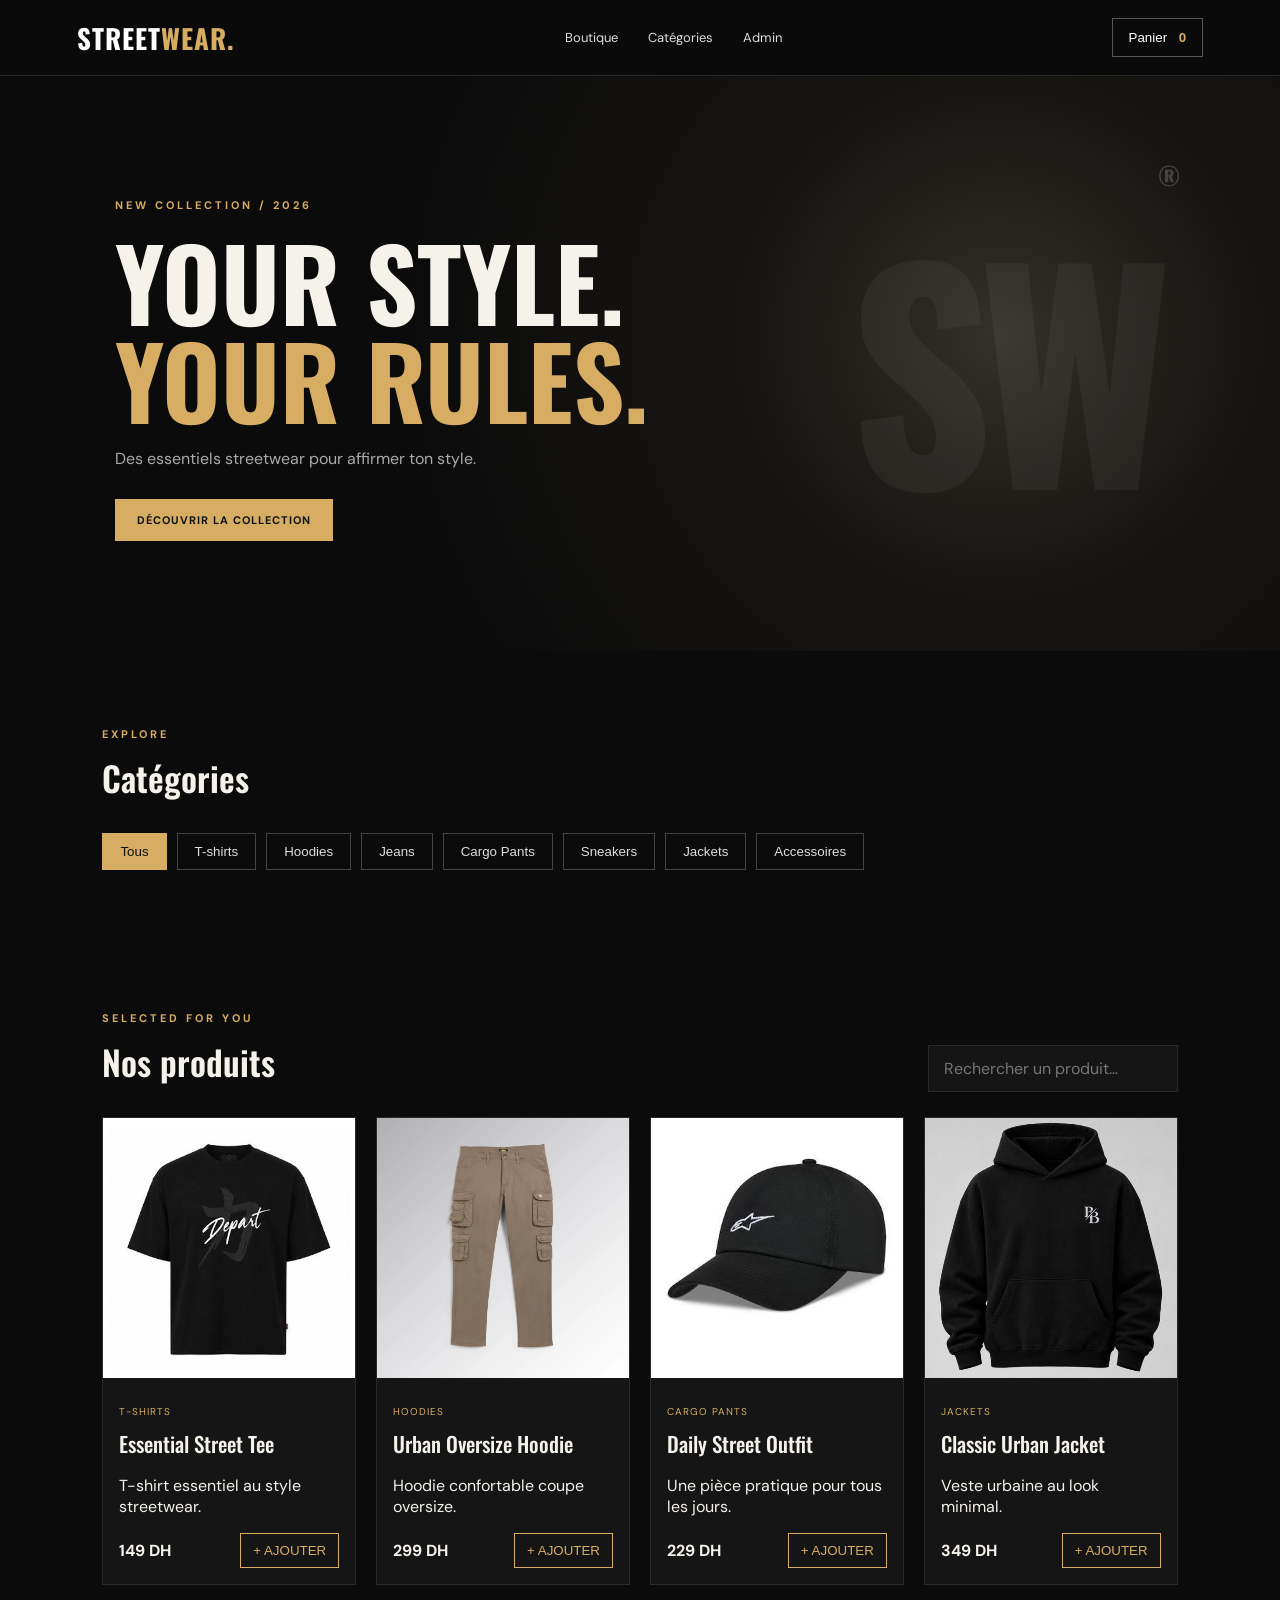
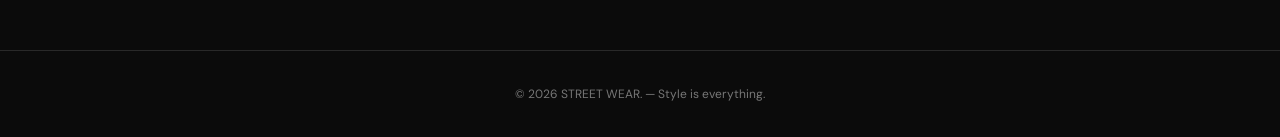
<file: index.html>
<!doctype html><html lang="fr"><head><meta charset="utf-8"><meta name="viewport" content="width=device-width,initial-scale=1"><title>STREET WEAR — Boutique</title><link rel="stylesheet" href="style.css"></head><body>
<header class="top"><a class="logo" href="index.html">STREET<span>WEAR.</span></a><nav><a href="#shop">Boutique</a><a href="#categories">Catégories</a><a href="admin.html">Admin</a></nav><button class="cart-btn" onclick="openCart()">Panier <b id="cartCount">0</b></button></header>
<section class="hero"><div><p class="eyebrow">NEW COLLECTION / 2026</p><h1>YOUR STYLE.<br><em>YOUR RULES.</em></h1><p>Des essentiels streetwear pour affirmer ton style.</p><a class="gold-btn" href="#shop">DÉCOUVRIR LA COLLECTION</a></div><div class="hero-mark">SW<span>®</span></div></section>
<main><section id="categories" class="section"><div class="section-head"><div><p class="eyebrow">EXPLORE</p><h2>Catégories</h2></div></div><div id="categoryChips" class="chips"></div></section>
<section id="shop" class="section"><div class="section-head"><div><p class="eyebrow">SELECTED FOR YOU</p><h2>Nos produits</h2></div><input id="search" placeholder="Rechercher un produit…" oninput="renderStore()"></div><div id="products" class="products"></div></section></main>
<footer>© 2026 STREET WEAR. — Style is everything.</footer>
<div class="overlay" id="cartOverlay" onclick="if(event.target===this)closeCart()"><aside class="drawer"><button class="close" onclick="closeCart()">×</button><h2>Votre panier</h2><div id="cartItems"></div><div class="cart-total">Total <b id="cartTotal">0 DH</b></div><form id="checkoutForm"><h3>Informations de livraison</h3><input name="name" placeholder="Nom complet" required><input name="phone" placeholder="Téléphone" required><input name="address" placeholder="Adresse" required><button class="gold-btn full">COMMANDER — PAIEMENT À LA LIVRAISON</button></form></aside></div>
<script src="app.js"></script></body></html>
</file>
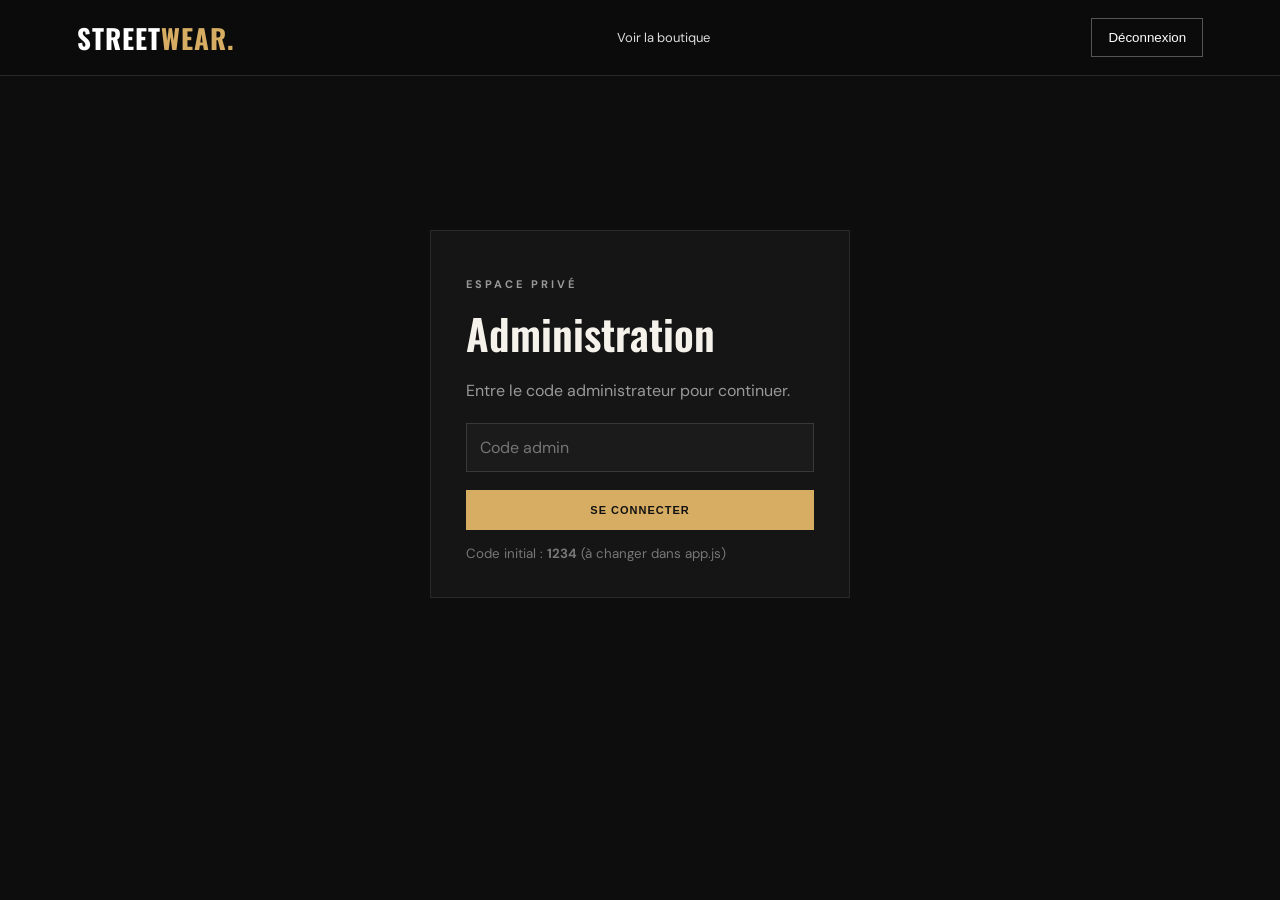
<file: admin.html>
<!doctype html><html lang="fr"><head><meta charset="utf-8"><meta name="viewport" content="width=device-width,initial-scale=1"><title>STREET WEAR — Administration</title><link rel="stylesheet" href="style.css"></head><body class="admin-body"><header class="top"><a class="logo" href="index.html">STREET<span>WEAR.</span></a><nav><a href="index.html">Voir la boutique</a></nav><button class="cart-btn" onclick="logoutAdmin()">Déconnexion</button></header>
<div id="adminLogin" class="login-wrap"><form id="loginForm" class="login-card"><p class="eyebrow">ESPACE PRIVÉ</p><h1>Administration</h1><p>Entre le code administrateur pour continuer.</p><input id="adminPassword" type="password" placeholder="Code admin" required><button class="gold-btn full">SE CONNECTER</button><small>Code initial : <b>1234</b> (à changer dans app.js)</small></form></div>
<main id="adminPanel" class="admin-main hidden"><div class="admin-title"><div><p class="eyebrow">CONTROL CENTER</p><h1>Dashboard</h1></div><a class="gold-btn" href="index.html">Ouvrir la boutique ↗</a></div><div class="stats"><div><small>PRODUITS</small><strong id="statProducts">0</strong></div><div><small>CATÉGORIES</small><strong id="statCategories">0</strong></div><div><small>COMMANDES</small><strong id="statOrders">0</strong></div></div>
<div class="admin-grid"><section class="panel"><h2>Gestion des catégories</h2><form id="categoryForm" class="inline-form"><input id="categoryName" placeholder="Nouvelle catégorie" required><button class="gold-btn">Ajouter</button></form><div id="categoryList"></div></section>
<section class="panel"><h2>Ajouter un produit</h2><form id="productForm" class="stack"><input id="productName" placeholder="Nom du produit" required><div class="two"><input id="productPrice" type="number" min="0" placeholder="Prix (DH)" required><select id="productCategory"></select></div><input id="productImage" placeholder="Nom image (ex: 22337157c6a20ec6.webp)"><textarea id="productDescription" placeholder="Description"></textarea><button class="gold-btn">Ajouter le produit</button></form></section></div>
<section class="panel"><h2>Produits</h2><div id="adminProducts"></div></section><section class="panel"><h2>Commandes</h2><div id="adminOrders"></div></section></main><script src="app.js"></script></body></html>
</file>
<file: style.css>
@import url('https://fonts.googleapis.com/css2?family=DM+Sans:wght@400;500;600;700&family=Oswald:wght@500;600;700&display=swap');
:root{--bg:#0b0b0b;--panel:#151515;--line:#292929;--gold:#d6ad62;--muted:#999;--white:#f5f2ec}*{box-sizing:border-box}html{scroll-behavior:smooth}body{margin:0;background:var(--bg);color:var(--white);font-family:'DM Sans',sans-serif}.top{height:76px;padding:0 6%;display:flex;align-items:center;justify-content:space-between;border-bottom:1px solid var(--line);position:sticky;top:0;background:#0b0b0bf2;z-index:5}.logo{font:700 27px Oswald;color:white;text-decoration:none;letter-spacing:1px}.logo span{color:var(--gold)}nav{display:flex;gap:30px}nav a{color:#ddd;text-decoration:none;font-size:13px}.cart-btn{background:transparent;border:1px solid #555;color:white;padding:11px 16px;cursor:pointer}.cart-btn b{color:var(--gold);margin-left:8px}.hero{min-height:480px;padding:80px 9%;display:flex;align-items:center;justify-content:space-between;background:radial-gradient(circle at 78% 45%,#34302a 0,#171512 24%,#0b0b0b 58%)}.eyebrow{font-size:11px;letter-spacing:3px;color:var(--gold);font-weight:700}.hero h1{font:700 clamp(52px,8vw,100px)/.98 Oswald;margin:20px 0}.hero h1 em{color:var(--gold);font-style:normal}.hero p:not(.eyebrow){color:#aaa;margin-bottom:30px}.hero-mark{font:700 clamp(100px,22vw,280px) Oswald;color:#ffffff0b;letter-spacing:-15px}.hero-mark span{font-size:25px;vertical-align:top;color:#ffffff30}.gold-btn{display:inline-block;background:var(--gold);color:#111;border:0;padding:14px 22px;font-weight:700;font-size:11px;letter-spacing:1px;text-decoration:none;cursor:pointer}.section{padding:65px 8%}.section-head,.admin-title{display:flex;align-items:end;justify-content:space-between;margin-bottom:25px}.section h2,.panel h2{font:600 34px Oswald;margin:5px 0}.section-head input{background:#151515;border:1px solid var(--line);color:white;padding:12px 15px;width:250px}.chips{display:flex;gap:10px;flex-wrap:wrap}.chip{border:1px solid #444;background:transparent;color:#ddd;padding:10px 17px;cursor:pointer}.chip.active,.chip:hover{background:var(--gold);color:#111;border-color:var(--gold)}.products{display:grid;grid-template-columns:repeat(4,1fr);gap:20px}.product{background:var(--panel);border:1px solid var(--line);overflow:hidden}.product img{width:100%;height:260px;object-fit:cover;background:#222}.product-info{padding:16px}.product-info small{color:var(--gold);text-transform:uppercase;font-size:10px;letter-spacing:1px}.product-info h3{margin:8px 0;font:500 21px Oswald}.product-bottom{display:flex;justify-content:space-between;align-items:center}.price{font-weight:700}.add{border:1px solid var(--gold);background:none;color:var(--gold);padding:9px 12px;cursor:pointer}.add:hover{background:var(--gold);color:#111}footer{text-align:center;padding:35px;border-top:1px solid var(--line);color:#777;font-size:12px}.overlay{display:none;position:fixed;inset:0;background:#000b;z-index:10;justify-content:flex-end}.overlay.show{display:flex}.drawer{background:#111;width:min(440px,100%);height:100%;overflow:auto;padding:30px;position:relative}.close{float:right;background:none;border:0;color:white;font-size:30px;cursor:pointer}.drawer h2{font:600 32px Oswald}.cart-row{display:flex;justify-content:space-between;border-bottom:1px solid var(--line);padding:13px 0;gap:10px}.cart-row button{background:none;color:#e77;border:0;cursor:pointer}.cart-total{display:flex;justify-content:space-between;padding:20px 0;font-size:18px}.drawer h3{font:500 20px Oswald}input,textarea,select{font:inherit}.drawer input,.stack input,.stack textarea,.stack select,.login-card input{width:100%;background:#1b1b1b;border:1px solid #393939;color:white;padding:13px;margin:6px 0}.full{width:100%;text-align:center;margin-top:12px}.admin-body{background:#0d0d0d}.admin-main{padding:45px 7%;max-width:1400px;margin:auto}.admin-title h1,.login-card h1{font:600 42px Oswald;margin:5px 0}.stats{display:grid;grid-template-columns:repeat(3,1fr);gap:15px;margin:25px 0}.stats>div,.panel,.login-card{background:var(--panel);border:1px solid var(--line);padding:22px}.stats small{display:block;color:#999;letter-spacing:2px}.stats strong{display:block;font:600 38px Oswald;color:var(--gold);margin-top:8px}.admin-grid{display:grid;grid-template-columns:1fr 1fr;gap:18px;margin-bottom:18px}.panel{margin-bottom:18px}.inline-form{display:flex;gap:8px;margin:15px 0}.inline-form input{flex:1;min-width:0}.inline-form input,.stack input,.stack textarea,.stack select{background:#0e0e0e;border:1px solid #393939;color:white;padding:12px}.category-row,.admin-product,.order-row{display:flex;justify-content:space-between;align-items:center;gap:12px;border-top:1px solid var(--line);padding:13px 0}.category-row button,.admin-product button{background:none;border:1px solid #844;color:#e99;padding:7px 10px;cursor:pointer}.stack{display:flex;flex-direction:column}.stack textarea{min-height:75px;resize:vertical}.two{display:flex;gap:8px}.two>*{width:50%}.admin-product span,.order-row span{color:#aaa;font-size:13px}.login-wrap{min-height:75vh;display:grid;place-items:center;padding:25px}.login-card{width:min(420px,100%);padding:35px}.login-card p{color:#999}.login-card small{display:block;color:#777;margin-top:15px}.hidden{display:none!important}.empty{color:#888;padding:20px 0;text-align:center}@media(max-width:850px){.products{grid-template-columns:repeat(2,1fr)}.hero-mark{display:none}.admin-grid{grid-template-columns:1fr}}@media(max-width:560px){.top{padding:0 4%;height:65px}.logo{font-size:22px}nav{gap:12px}nav a{font-size:11px}.cart-btn{padding:9px}.hero{padding:65px 7%;min-height:390px}.hero h1{font-size:58px}.section{padding:45px 5%}.section-head{align-items:start;gap:15px;flex-direction:column}.section-head input{width:100%}.products{gap:10px}.product img{height:190px}.product-info{padding:11px}.product-info h3{font-size:18px}.admin-main{padding:30px 4%}.stats{gap:7px}.stats>div{padding:12px}.stats strong{font-size:28px}.two{flex-direction:column}.two>*{width:100%}}
</file>
